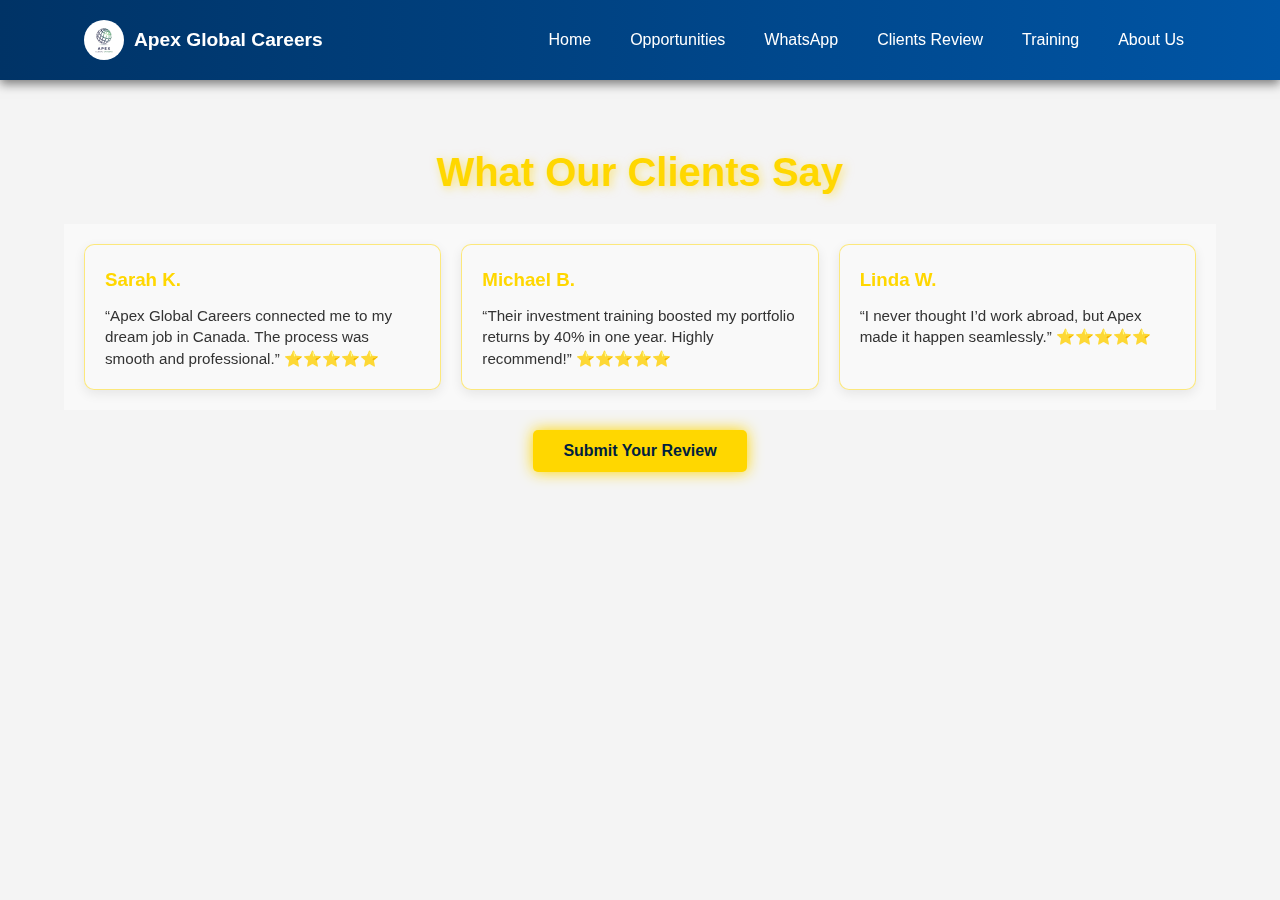
<file: clients-review.html>
<!DOCTYPE html>
<html lang="en">
<head>
  <meta charset="UTF-8" />
  <meta name="viewport" content="width=device-width, initial-scale=1.0" />
  <title>Client Reviews - Apex Global Careers</title>
  <link rel="icon" type="image/x-icon" href="logo.png" />
  <link rel="stylesheet" href="style.css">
  
</head>
<body>
    <!-- Navbar -->
  <header>
    <nav class="navbar">
      <div class="logo">
        <img src="apex.jfif" alt="Apex Global Careers Logo">
        <span>Apex Global Careers</span>
      </div>
      <ul class="nav-links">
        <li><a href="index.html">Home</a></li>
        <li><a href="invest.html">Opportunities</a></li>
        <li><a href="whatsapp.html">WhatsApp</a></li>
        <li><a href="clients-review.html">Clients Review</a></li>
        <li><a href="trading-classes.html">Training</a></li>
        <li><a href="about-us.html">About Us</a></li>
      </ul>
    </nav>
  </header>


  <h1>What Our Clients Say</h1>

  <div class="reviews">
    <div class="review-card">
      <h3>Sarah K.</h3>
      <p>“Apex Global Careers connected me to my dream job in Canada. The process was smooth and professional.” ⭐⭐⭐⭐⭐</p>
    </div>
    <div class="review-card">
      <h3>Michael B.</h3>
      <p>“Their investment training boosted my portfolio returns by 40% in one year. Highly recommend!” ⭐⭐⭐⭐⭐</p>
    </div>
    <div class="review-card">
      <h3>Linda W.</h3>
      <p>“I never thought I’d work abroad, but Apex made it happen seamlessly.” ⭐⭐⭐⭐⭐</p>
    </div>
  </div>

  <button class="btn" id="openModal">Submit Your Review</button>

  <!-- Modal -->
  <div class="modal" id="reviewModal">
    <div class="modal-content">
      <span class="close-btn" id="closeModal">X</span>
      <h2>Submit Your Review</h2>
      <input type="text" placeholder="Your Name" required>
      <textarea placeholder="Your Review" rows="4" required></textarea>
      <select>
        <option>⭐⭐⭐⭐⭐</option>
        <option>⭐⭐⭐⭐</option>
        <option>⭐⭐⭐</option>
        <option>⭐⭐</option>
        <option>⭐</option>
      </select>
      <button class="btn">Send Review</button>
    </div>
  </div>

  <script>
    const modal = document.getElementById("reviewModal");
    const openBtn = document.getElementById("openModal");
    const closeBtn = document.getElementById("closeModal");

    openBtn.onclick = () => modal.style.display = "flex";
    closeBtn.onclick = () => modal.style.display = "none";
    window.onclick = (e) => { if (e.target === modal) modal.style.display = "none"; }
  </script>

</body>
</html>
</file>
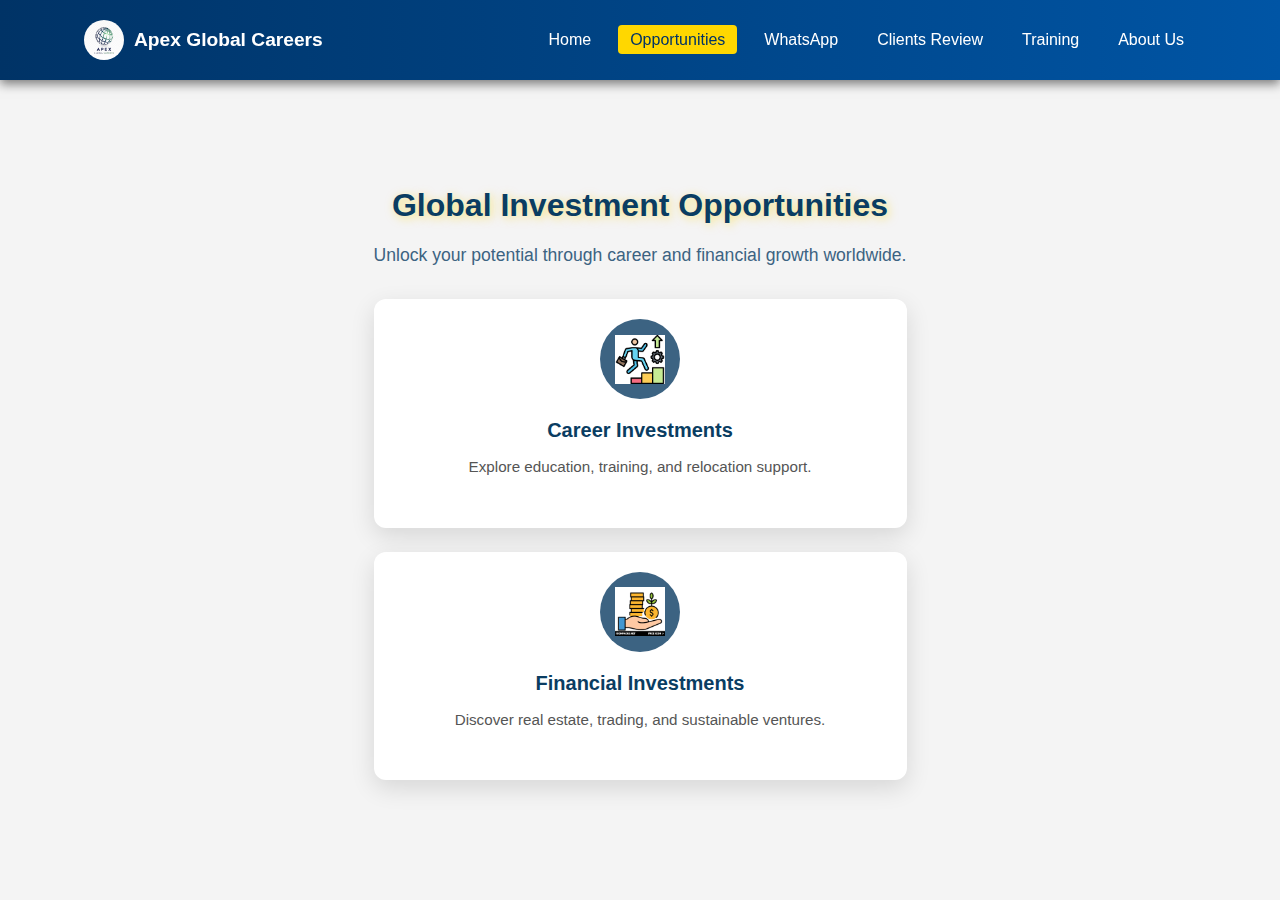
<file: invest.html>
<!DOCTYPE html>
<html lang="en">
<head>
  <meta charset="UTF-8" />
  <meta name="viewport" content="width=device-width, initial-scale=1.0" />
  <title>Global Investment Opportunities - Apex Global Careers</title>
  <link rel="icon" type="image/png" href="apexi.png">

  <!-- Google Fonts -->
  <link href="https://fonts.googleapis.com/css2?family=Poppins:wght@400;700&display=swap" rel="stylesheet">

  <!-- CSS -->
  <link rel="stylesheet" href="style.css">
</head>
<body>

<header>
  <nav class="navbar">
    <div class="logo">
      <img src="apexi.png" alt="Apex Global Careers Logo">
      <span>Apex Global Careers</span>
    </div>
    <ul class="nav-links">
      <li><a href="index.html">Home</a></li>
      <li><a href="opportunities.html" class="active">Opportunities</a></li>
      <li><a href="whatsapp.html">WhatsApp</a></li>
      <li><a href="clients-review.html">Clients Review</a></li>
      <li><a href="trading-classes.html">Training</a></li>
      <li><a href="about-us.html">About Us</a></li>
    </ul>
  </nav>
</header>

<section class="investment-section">
  <h1>Global Investment Opportunities</h1>
  <p>Unlock your potential through career and financial growth worldwide.</p>

  <div class="investment-grid">
  <div class="investment-card" onclick="openModal('career')">
    <div class="icon-circle">
      <img src="career.png" alt="Career Icon">
    </div>
    <h2>Career Investments</h2>
    <p>Explore education, training, and relocation support.</p>
  </div>
  
  <div class="investment-card" onclick="openModal('financial')">
    <div class="icon-circle">
      <img src="financial.png" alt="Finance Icon">
    </div>
    <h2>Financial Investments</h2>
    <p>Discover real estate, trading, and sustainable ventures.</p>
  </div>
</div>

    </div>
  </div>
</section>

<!-- Modal -->
<div id="opportunityModal" class="modal">
  <div class="modal-content">
    <span class="close" onclick="closeModal()">&times;</span>
    <h2 id="modalTitle"></h2>
    <ul id="modalList"></ul>
  </div>
</div>

<!-- JS Inline -->
<script>
const data = {
  career: {
    title: "Career Investments",
    items: [
      { text: "Education abroad (universities, certifications)", link: "#" },
      { text: "Professional training packages", link: "#" },
      { text: "Relocation support & consultancy", link: "#" },
      { text: "Student loan & scholarship info", link: "#" },
      { text: "Global job placement programs", link: "#" }
    ]
  },
  financial: {
    title: "Financial Investments",
    items: [
      { text: "Real estate in stable global markets", link: "#" },
      { text: "Safe trading & portfolio diversification", link: "#" },
      { text: "Partner businesses & ventures abroad", link: "#" },
      { text: "Advisory services for sustainable wealth growth", link: "#" },
      { text: "International tax & legal consultancy", link: "#" }
    ]
  }
};

function openModal(type) {
  const modal = document.getElementById("opportunityModal");
  document.getElementById("modalTitle").textContent = data[type].title;
  const list = document.getElementById("modalList");
  list.innerHTML = "";

  data[type].items.forEach((item, index) => {
    const li = document.createElement("li");
    li.textContent = item.text;
    li.onclick = () => window.location.href = item.link;
    li.style.opacity = "0";
    li.style.transform = "translateY(15px)";
    list.appendChild(li);

    setTimeout(() => {
      li.style.opacity = "1";
      li.style.transform = "translateY(0)";
      li.style.transition = "opacity 0.5s ease, transform 0.5s ease";
    }, index * 200);
  });

  modal.style.display = "flex";
}

function closeModal() {
  document.getElementById("opportunityModal").style.display = "none";
}
</script>

</body>
</html>
</file>
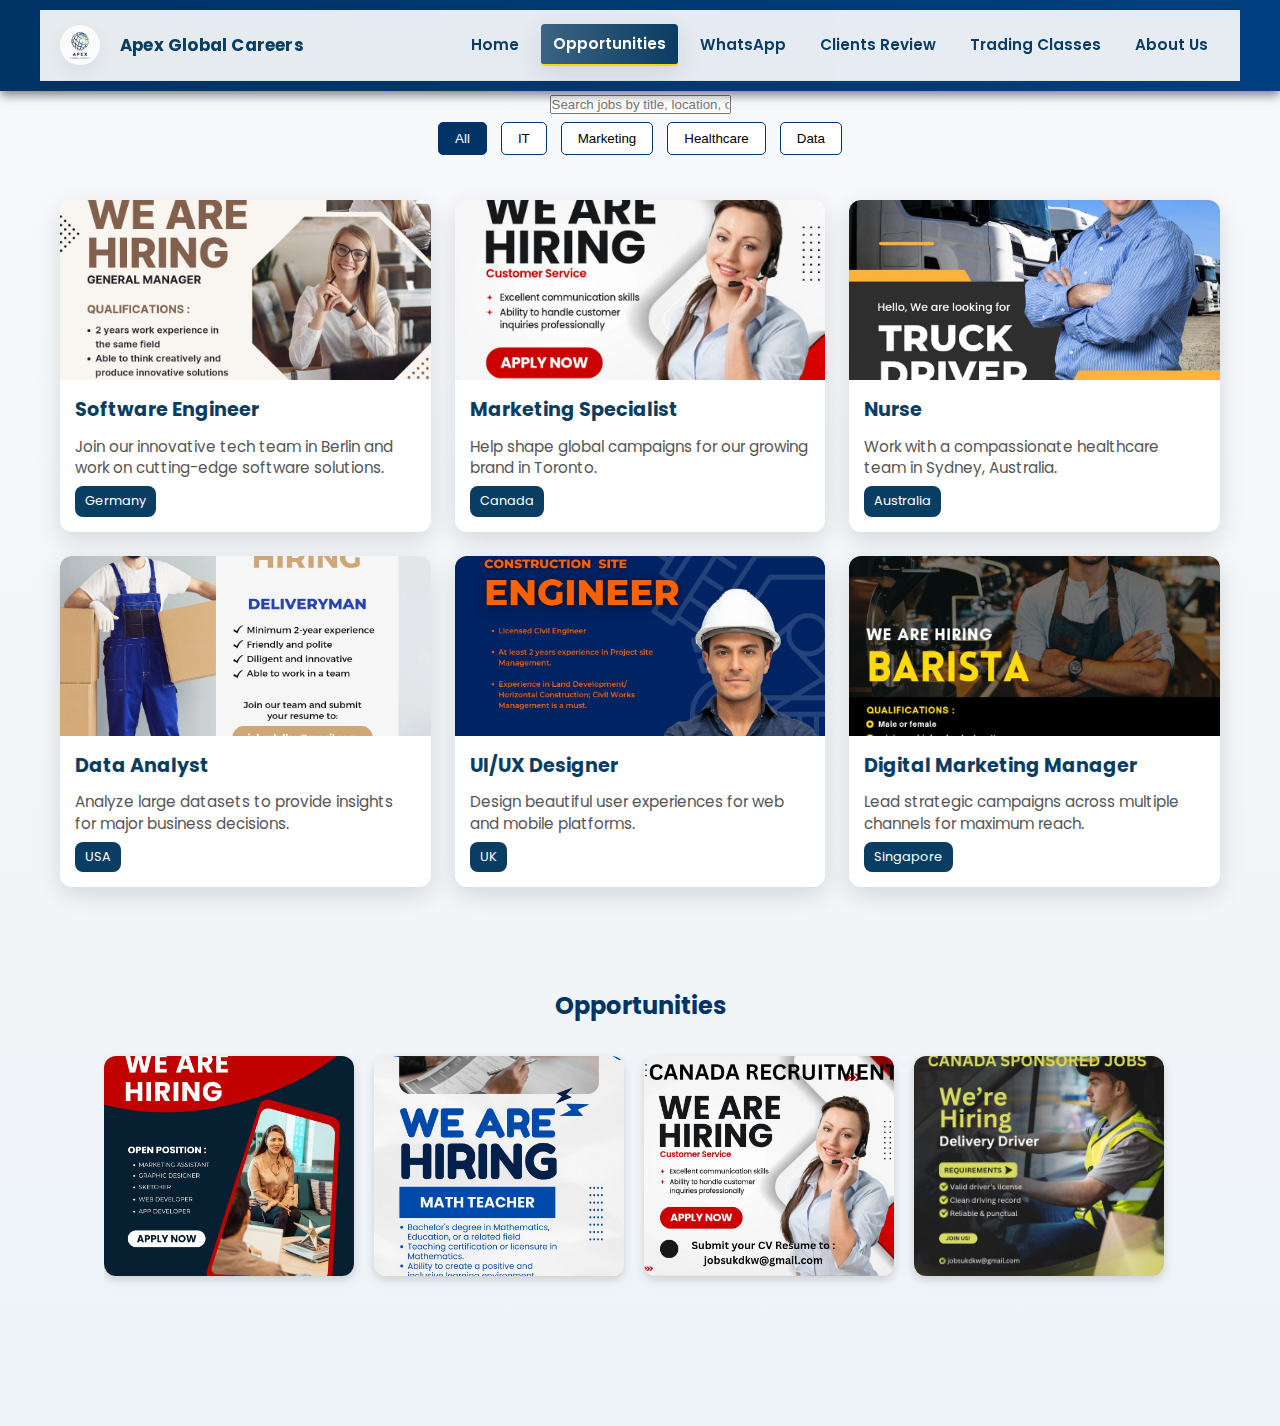
<file: opportunities.html>
<!DOCTYPE html>
<html lang="en">
<head>
  <meta charset="UTF-8" />
  <meta name="viewport" content="width=device-width, initial-scale=1.0" />
  <title>Global Investment Opportunities - Apex Global Careers</title>
  <link rel="icon" type="image/png" href="apexi.png">

  <!-- Google Fonts -->
  <link href="https://fonts.googleapis.com/css2?family=Poppins:wght@400;700&display=swap" rel="stylesheet">

  <!-- Your global CSS -->
  <link rel="stylesheet" href="style.css">
  <!-- Page-specific overrides/additions -->
  <link rel="stylesheet" href="oppor.css">
</head>
<body>

<header>
  <nav class="navbar">
    <div class="logo">
      <img src="apexi.png" alt="Apex Global Careers Logo">
      <span>Apex Global Careers</span>
    </div>
    <ul class="nav-links">
      <li><a href="index.html">Home</a></li>
      <li><a href="opportunities.html" class="active">Opportunities</a></li>
      <li><a href="whatsapp.html">WhatsApp</a></li>
      <li><a href="clients-review.html">Clients Review</a></li>
      <li><a href="trading-classes.html">Trading Classes</a></li>
      <li><a href="about-us.html">About Us</a></li>
    </ul>
  </nav>
</header>

<!-- Search -->
<div class="search-container">
  <input type="text" id="search" placeholder="Search jobs by title, location, or company...">
</div>

<!-- Category Filters -->
<div class="filter-container">
  <button class="filter-btn active" data-category="all">All</button>
  <button class="filter-btn" data-category="IT">IT</button>
  <button class="filter-btn" data-category="Marketing">Marketing</button>
  <button class="filter-btn" data-category="Healthcare">Healthcare</button>
  <button class="filter-btn" data-category="Data">Data</button>
</div>

<!-- Jobs Grid (with your local images) -->
<div class="jobs-grid" id="jobsGrid">
  <div class="job-card" data-title="Software Engineer" data-location="Germany" data-company="TechCorp" data-category="IT">
    <div class="job-image"><img src="job3.jfif" alt="Software Engineer"></div>
    <div class="job-content">
      <h3>Software Engineer</h3>
      <p>Join our innovative tech team in Berlin and work on cutting-edge software solutions.</p>
      <span class="tag">Germany</span>
    </div>
  </div>

  <div class="job-card" data-title="Marketing Specialist" data-location="Canada" data-company="MarketX" data-category="Marketing">
    <div class="job-image"><img src="job9.jfif" alt="Marketing Specialist"></div>
    <div class="job-content">
      <h3>Marketing Specialist</h3>
      <p>Help shape global campaigns for our growing brand in Toronto.</p>
      <span class="tag">Canada</span>
    </div>
  </div>

  <div class="job-card" data-title="Nurse" data-location="Australia" data-company="HealthFirst" data-category="Healthcare">
    <div class="job-image"><img src="job13.jfif" alt="Nurse"></div>
    <div class="job-content">
      <h3>Nurse</h3>
      <p>Work with a compassionate healthcare team in Sydney, Australia.</p>
      <span class="tag">Australia</span>
    </div>
  </div>

  <div class="job-card" data-title="Data Analyst" data-location="USA" data-company="DataWise" data-category="Data">
    <div class="job-image"><img src="job12.jfif" alt="Data Analyst"></div>
    <div class="job-content">
      <h3>Data Analyst</h3>
      <p>Analyze large datasets to provide insights for major business decisions.</p>
      <span class="tag">USA</span>
    </div>
  </div>

  <div class="job-card" data-title="UI/UX Designer" data-location="UK" data-company="DesignPro" data-category="IT">
    <div class="job-image"><img src="job15.jfif" alt="UI/UX Designer"></div>
    <div class="job-content">
      <h3>UI/UX Designer</h3>
      <p>Design beautiful user experiences for web and mobile platforms.</p>
      <span class="tag">UK</span>
    </div>
  </div>

  <div class="job-card" data-title="Digital Marketing Manager" data-location="Singapore" data-company="AdSmart" data-category="Marketing">
    <div class="job-image"><img src="job14.jfif" alt="Digital Marketing Manager"></div>
    <div class="job-content">
      <h3>Digital Marketing Manager</h3>
      <p>Lead strategic campaigns across multiple channels for maximum reach.</p>
      <span class="tag">Singapore</span>
    </div>
  </div>
</div>

<!-- New Auto-Sliding Job Image Grid -->
<section class="jobs-section">
  <h2>Opportunities</h2>
  <div class="job-grid" id="jobSlider">
    <div class="job-card"><img src="job6.jfif" alt="Job 7"></div>
    <div class="job-card"><img src="job8.jfif" alt="Job 8"></div>
    <div class="job-card"><img src="job9.jfif" alt="Job 9"></div>
    <div class="job-card"><img src="job10.jfif" alt="Job 10"></div>
    <div class="job-card"><img src="job11.jfif" alt="Job 11"></div>
    <div class="job-card"><img src="job12.jfif" alt="Job 12"></div>
  </div>
</section>

<!-- Pagination -->
<div class="pagination" id="pagination"></div>

<!-- Scripts -->
<script src="script.js"></script>
<script>
  // Auto-scroll slider
  const slider = document.getElementById('jobSlider');
  let scrollAmount = 0;

  function autoSlide() {
    if (scrollAmount >= slider.scrollWidth - slider.clientWidth) {
      scrollAmount = 0; // Reset to start
    } else {
      scrollAmount += 1; // Adjust speed (px per step)
    }
    slider.scrollTo({
      left: scrollAmount,
      behavior: 'smooth'
    });
  }

  setInterval(autoSlide, 30); // Adjust speed (lower = faster)
</script>
</body>
</html>
</file>
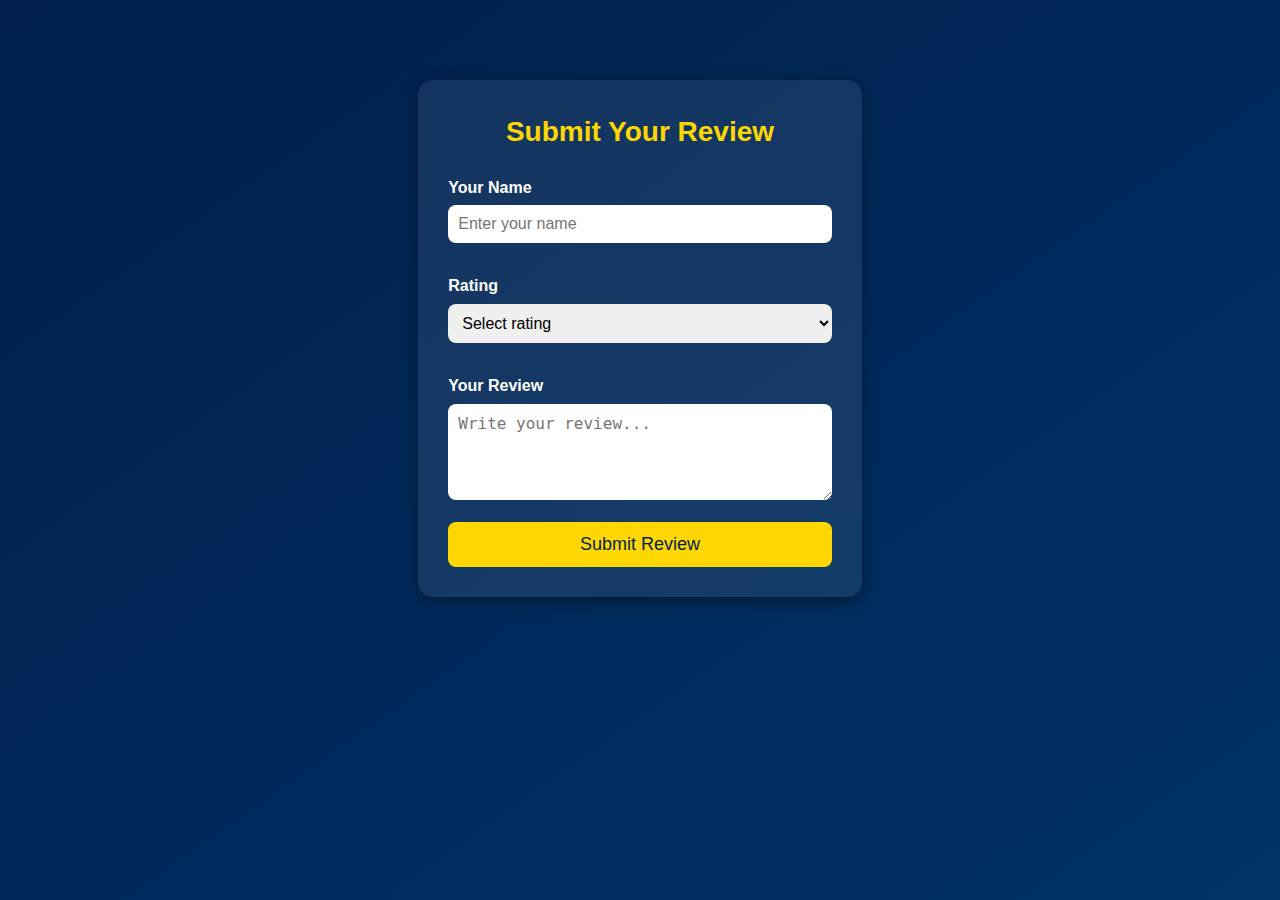
<file: submit-reforms.html>
<!DOCTYPE html>
<html lang="en">
<head>
  <meta charset="UTF-8" />
  <meta name="viewport" content="width=device-width, initial-scale=1.0" />
  <title>Submit Review - Apex Global Careers</title>
  <link rel="icon" type="image/png" href="logo.png">
  <link rel="stylesheet" href="style.css">
  <style>
    body {
      font-family: 'Poppins', sans-serif;
      background: linear-gradient(to bottom right, #001f4d, #003366);
      color: white;
      margin: 0;
      padding: 0;
    }
    .review-container {
      max-width: 600px;
      margin: 80px auto;
      background: rgba(255, 255, 255, 0.08);
      padding: 30px;
      border-radius: 15px;
      box-shadow: 0 4px 15px rgba(0,0,0,0.4);
      animation: fadeIn 1s ease-in-out;
    }
    .review-container h2 {
      text-align: center;
      margin-bottom: 20px;
      font-size: 28px;
      color: gold;
    }
    label {
      font-weight: bold;
      display: block;
      margin: 15px 0 5px;
    }
    input, textarea, select {
      width: 100%;
      padding: 10px;
      border: none;
      border-radius: 8px;
      margin-bottom: 15px;
      font-size: 16px;
    }
    button {
      width: 100%;
      background: gold;
      color: #001f4d;
      padding: 12px;
      border: none;
      border-radius: 8px;
      font-size: 18px;
      cursor: pointer;
      transition: 0.3s;
    }
    button:hover {
      background: #ffcc00;
    }
    @keyframes fadeIn {
      from { opacity: 0; transform: translateY(-20px); }
      to { opacity: 1; transform: translateY(0); }
    }
  </style>
</head>
<body>

  <div class="review-container">
    <h2>Submit Your Review</h2>
    <form action="https://formspree.io/f/yourFormID" method="POST">
      <label for="name">Your Name</label>
      <input type="text" name="name" id="name" placeholder="Enter your name" required>

      <label for="rating">Rating</label>
      <select name="rating" id="rating" required>
        <option value="">Select rating</option>
        <option>⭐⭐⭐⭐⭐ - Excellent</option>
        <option>⭐⭐⭐⭐ - Very Good</option>
        <option>⭐⭐⭐ - Good</option>
        <option>⭐⭐ - Fair</option>
        <option>⭐ - Poor</option>
      </select>

      <label for="review">Your Review</label>
      <textarea name="review" id="review" rows="4" placeholder="Write your review..." required></textarea>

      <button type="submit">Submit Review</button>
    </form>
  </div>

</body>
</html>
</file>
<file: style.css>
/* --- Job Search Section --- */
.job-search {
  text-align: center;
  padding: 60px 20px;
  background: #f8f9fa;
}
.job-search h2 {
  margin-bottom: 20px;
  font-size: 28px;
}
.search-box {
  display: flex;
  justify-content: center;
  gap: 10px;
  margin-bottom: 20px;
}
.search-box input {
  padding: 10px;
  width: 300px;
  border: 1px solid #ddd;
  border-radius: 5px;
}
.search-box .btn {
  padding: 10px 20px;
  background: #003366;
  color: #fff;
  border: none;
  border-radius: 5px;
  cursor: pointer;
}
.filters {
  margin-top: 10px;
}
.filter-btn {
  padding: 8px 16px;
  margin: 5px;
  border: 1px solid #003366;
  border-radius: 5px;
  background: #fff;
  cursor: pointer;
}
.filter-btn.active {
  background: #003366;
  color: #fff;
}

/* --- Visa Info Section --- */
.visa-info {
  padding: 60px 20px;
  text-align: center;
}
.visa-grid {
  display: grid;
  grid-template-columns: repeat(auto-fit, minmax(250px, 1fr));
  gap: 20px;
  margin-top: 30px;
}
.visa-card {
  padding: 20px;
  border: 1px solid #eee;
  border-radius: 10px;
  background: #fff;
  transition: 0.3s;
}
.visa-card:hover {
  box-shadow: 0 4px 12px rgba(0,0,0,0.1);
}
.visa-card a {
  display: inline-block;
  margin-top: 10px;
  color: #003366;
  font-weight: bold;
}

/* --- Cost of Living Section --- */
.cost-of-living {
  background: #f8f9fa;
  padding: 60px 20px;
  text-align: center;
}
.cost-grid {
  display: grid;
  grid-template-columns: repeat(auto-fit, minmax(250px, 1fr));
  gap: 20px;
  margin-top: 30px;
}
.cost-card {
  background: #fff;
  padding: 20px;
  border-radius: 10px;
  border: 1px solid #eee;
  transition: 0.3s;
}
.cost-card:hover {
  transform: translateY(-5px);
  box-shadow: 0 4px 12px rgba(0,0,0,0.1);
}
.cost-card h3 {
  margin-bottom: 10px;
}

/* --- Success Stories --- */
.success-stories {
  padding: 60px 20px;
  text-align: center;
}
.stories-grid {
  display: grid;
  grid-template-columns: repeat(auto-fit, minmax(250px, 1fr));
  gap: 20px;
  margin-top: 30px;
}
.story-card {
  background: #fff;
  border: 1px solid #eee;
  padding: 20px;
  border-radius: 10px;
  font-style: italic;
  transition: 0.3s;
}
.story-card:hover {
  background: #003366;
  color: #fff;
}

/* --- Newsletter --- */
.newsletter {
  background: #003366;
  color: #fff;
  text-align: center;
  padding: 60px 20px;
}
.newsletter form {
  margin-top: 20px;
}
.newsletter input {
  padding: 10px;
  width: 250px;
  border: none;
  border-radius: 5px;
}
.newsletter button {
  padding: 10px 20px;
  margin-left: 10px;
  background: #fff;
  color: #003366;
  border: none;
  border-radius: 5px;
  cursor: pointer;
}

/* --- Footer --- */
footer {
  background: #222;
  color: #ccc;
  text-align: center;
  padding: 20px;
}
footer a {
  color: #fff;
  text-decoration: none;
}
footer a:hover {
  text-decoration: underline;
}
body {
  font-family: Arial, sans-serif;
  margin: 0;
  padding: 0;
}

.opportunities {
  text-align: center;
  padding: 40px 20px;
  background: #f4f6f9;
}

.opportunities h2 {
  font-size: 28px;
  margin-bottom: 20px;
}

.job-grid {
  display: grid;
  grid-auto-flow: column;      /* makes items flow horizontally */
  grid-auto-columns: 250px;    /* each card fixed width */
  gap: 20px;
  overflow-x: auto;            /* scroll horizontally */
  overflow-y: hidden;
  padding: 10px;
   max-width: 100%;
  height: 300px;               /* lock section height */
  scroll-snap-type: x mandatory;
}

.job-grid::-webkit-scrollbar {
  display: none; /* hide scrollbar in Chrome/Safari */
}
.jobs-section {
  margin: 40px auto;
  padding: 20px;
  max-width: 90%;
}

.jobs-section h2 {
  text-align: center;
  margin-bottom: 20px;
}

/* Job Cards Grid */
.jobs-grid, 
.job-grid {
  display: grid;
  grid-template-columns: repeat(auto-fit, minmax(250px, 1fr));
  gap: 20px;
  margin: 20px;
}

/* Job Card Styling */
.job-card {
  background: #fff;
  border-radius: 12px;
  box-shadow: 0 4px 10px rgba(0,0,0,0.15);
  overflow: hidden;
  transition: transform 0.3s ease;
  cursor: pointer;
}

.job-card:hover {
  transform: translateY(-5px);
}

/* Job Images */
.job-card img {
  width: 100%;
  height: 200px;   /* fixed height for uniform look */
  object-fit: cover; /* crops images nicely without stretching */
  display: block;
}

/* Job Content */
.job-content {
  padding: 15px;
  font-family: 'Poppins', sans-serif;
}

.job-content h3 {
  margin: 0 0 10px;
  font-size: 18px;
  font-weight: 700;
}

.job-content p {
  font-size: 14px;
  color: #555;
  margin-bottom: 10px;
}

.tag {
  display: inline-block;
  background: #0073e6;
  color: #fff;
  padding: 5px 10px;
  border-radius: 20px;
  font-size: 12px;
}
/* Auto-sliding Job Grid (Carousel) */
.jobs-section {
  margin: 40px 20px;
}

.jobs-section h2 {
  font-size: 24px;
  font-weight: 700;
  margin-bottom: 20px;
  text-align: center;
  font-family: 'Poppins', sans-serif;
}

/* Carousel Job Cards */
#jobSlider {
  display: flex;
  gap: 20px;
  overflow-x: auto;
  scroll-behavior: smooth;
  padding: 10px 0;
  scrollbar-width: none; /* hide scrollbar Firefox */
}
#jobSlider::-webkit-scrollbar {
  display: none; /* hide scrollbar Chrome/Safari/Edge */
}

#jobSlider .job-card {
  flex: 0 0 250px;      /* fixed card width */
  height: 220px;        /* fixed card height */
  border-radius: 12px;
  overflow: hidden;
  background: #fff;
  box-shadow: 0 4px 10px rgba(0,0,0,0.15);
  transition: transform 0.3s ease;
}

#jobSlider .job-card:hover {
  transform: translateY(-5px);
}
/* Hero Section with Background */
.hero {
  /* fallback first */
  background: url('apex11.jpg') no-repeat center center/cover;

  /* modern browser will override with AVIF */
  background: url('apex11.avif') no-repeat center center/cover;

  height: 100vh;
  display: flex;
  justify-content: center;
  align-items: center;
  text-align: center;
  color: #fff;
  position: relative;
  overflow: hidden;
}

/* overlay for better text visibility */
.hero::before {
  content: "";
  position: absolute;
  top: 0;
  left: 0;
  width: 100%;
  height: 100%;
  background: rgba(0, 0, 0, 0.55); /* dark transparent layer */
  z-index: 1;
}

.hero-content {
  position: relative;
  z-index: 2; /* keep text above overlay */
}

.hero-content {
  position: relative;
  z-index: 2;
  max-width: 800px;
  padding: 20px;
}

/* Image inside card */
#jobSlider .job-card img {
  width: 100%;
  height: 100%;
  object-fit: cover;   /* ensures image fills card without stretching */
  display: block;
}

/* Fixed height container with scrollable grid */
.job-grid {
  display: grid;
  grid-auto-flow: column;      /* makes items flow horizontally */
  grid-auto-columns: 250px;    /* each card fixed width */
  gap: 20px;
  overflow-x: auto;            /* scroll horizontally */
  overflow-y: hidden;
  padding: 10px;

  /* make only this grid scroll */
  max-width: 100%;
  height: 300px;               /* lock section height */
  scroll-snap-type: x mandatory; /* smooth snap scrolling */
}

.job-card {
  background: #f5f5f5;
  border-radius: 12px;
  overflow: hidden;
  box-shadow: 0 2px 6px rgba(0,0,0,0.15);
  scroll-snap-align: start;
}

.job-card img {
  width: 100%;
  height: 100%;
  object-fit: cover;
}


.job-slide {
  min-width: 250px;
  height: 180px;
  flex-shrink: 0;
  border-radius: 12px;
  overflow: hidden;
  box-shadow: 0 4px 8px rgba(0,0,0,0.15);
  background: #fff;
}

.job-slide img {
  width: 100%;
  height: 100%;
  object-fit: cover;
}
/* Horizontal auto-sliding grid */
.job-slider {
  display: flex;
  gap: 1rem;
  overflow-x: auto;
  scroll-behavior: smooth;
  scrollbar-width: none; /* Firefox */
  -ms-overflow-style: none;  /* IE/Edge */
}
.job-slider::-webkit-scrollbar {
  display: none; /* Chrome/Safari */
}

.job-slide {
  flex: 0 0 auto;
  width: 250px;
  border-radius: 10px;
  overflow: hidden;
  box-shadow: 0 2px 6px rgba(0,0,0,0.2);
}

.job-slide img {
  width: 100%;
  height: 160px;
  object-fit: cover;
  display: block;
}

* {
  margin: 0;
  padding: 0;
  box-sizing: border-box;
}

html {
  scroll-behavior: smooth;
}

body {
  font-family: 'Poppins', sans-serif;
  color: white;
  background: #f0f0f0;
}

header {
  background: rgba(0, 0, 50, 0.85);
  position: fixed;
  top: 0;
  width: 100%;
  z-index: 1000;
  padding: 10px 5%;
  backdrop-filter: blur(6px);
  box-shadow: 0 4px 10px rgba(0,0,0,0.5);
  animation: fadeDown 1s ease-in-out;
}

.navbar {
  display: flex;
  justify-content: space-between;
  align-items: center;
}

.logo {
  display: flex;
  align-items: center;
  gap: 10px;
}

.logo img {
  height: 40px;
}

.logo span {
  font-weight: 700;
  font-size: 1.2rem;
}

.nav-links {
  list-style: none;
  display: flex;
  gap: 20px;
}

.nav-links li a {
  color: white;
  text-decoration: none;
  font-weight: 500;
  position: relative;
  transition: all 0.3s ease;
}

.nav-links li a::after {
  content: "";
  position: absolute;
  width: 0%;
  height: 2px;
  left: 0;
  bottom: -5px;
  background: gold;
  transition: width 0.3s ease;
}

.nav-links li a:hover {
  color: gold;
  text-shadow: 0 0 10px gold;
}

.nav-links li a:hover::after {
  width: 100%;
}

/* Hero Section (only on index.html) */
.hero {
  background: url('bg.jpg') center/cover no-repeat;
  height: 100vh;
  display: flex;
  align-items: center;
  justify-content: center;
  text-align: center;
  padding: 0 20px;
  animation: fadeIn 2s ease-in-out;
}

.hero-content {
  background: rgba(0,0,50,0.6);
  padding: 30px;
  border-radius: 10px;
  animation: slideUp 1.5s ease;
}

.hero-content h1 {
  font-size: 2.5rem;
  margin-bottom: 10px;
  min-height: 60px;
}

.hero-content p {
  font-size: 1.2rem;
  margin-bottom: 20px;
}

.btn {
  background: gold;
  color: black;
  padding: 10px 20px;
  text-decoration: none;
  font-weight: 600;
  border-radius: 5px;
  transition: 0.3s;
  box-shadow: 0 0 15px gold;
}

.btn:hover {
  background: white;
  box-shadow: 0 0 25px gold;
}

/* Page Content (for other pages) */
.page-content {
  padding: 120px 5% 40px;
  color: black;
}

.page-content h1 {
  font-size: 2rem;
  margin-bottom: 20px;
  color: #002060;
}

.page-content p {
  font-size: 1rem;
  line-height: 1.6;
}

/* Animations */
@keyframes fadeDown {
  from { transform: translateY(-50px); opacity: 0; }
  to { transform: translateY(0); opacity: 1; }
}

@keyframes fadeIn {
  from { opacity: 0; }
  to { opacity: 1; }
}

@keyframes slideUp {
  from { transform: translateY(50px); opacity: 0; }
  to { transform: translateY(0); opacity: 1; }
}
body, html {
  margin: 0;
  padding: 0;
  font-family: 'Poppins', sans-serif;
}

/* Welcome Overlay */
.welcome-overlay {
  position: fixed;
  top: 0;
  left: 0;
  width: 100%;
  height: 100vh;
  display: flex;
  flex-direction: column;
  justify-content: center;
  align-items: center;
  background: linear-gradient(rgba(0, 43, 128, 0.85), rgba(0, 43, 128, 0.85)),
              url('global-bg.jpg') center/cover no-repeat;
  color: white;
  text-align: center;
  z-index: 9999;
  animation: fadeOut 1s ease-in-out 5s forwards;
}

.welcome-overlay h2 {
  font-size: 2.5rem;
  margin-bottom: 20px;
}

.welcome-overlay p {
  max-width: 800px;
  font-size: 1.2rem;
  line-height: 1.6;
  color: #f0f0f0;
}

/* Animations */
@keyframes fadeOut {
  from {opacity: 1;}
  to {opacity: 0; visibility: hidden;}
}
/* Clients Review Page */
.reviews {
  padding: 60px 20px;
  text-align: center;
  background: #f9f9f9;
}

.reviews h1 {
  font-size: 2.5rem;
  margin-bottom: 10px;
  color: #002b80;
}

.reviews .subtitle {
  font-size: 1.1rem;
  color: #666;
  margin-bottom: 40px;
}

.review-grid {
  display: grid;
  grid-template-columns: repeat(auto-fit, minmax(280px, 1fr));
  gap: 25px;
  max-width: 1100px;
  margin: 0 auto;
}

.review-card {
  background: white;
  padding: 25px;
  border-radius: 12px;
  box-shadow: 0 4px 12px rgba(0,0,0,0.08);
  text-align: left;
  transition: transform 0.3s ease;
}

.review-card:hover {
  transform: translateY(-5px);
}

.review-text {
  font-size: 1rem;
  line-height: 1.6;
  color: #333;
  margin-bottom: 15px;
}

.review-rating {
  color: #FFD700;
  margin-bottom: 10px;
}

.review-author {
  font-style: italic;
  color: #555;
  font-size: 0.9rem;
}

/* Call to Action after reviews */
.cta-review {
  margin-top: 50px;
}

.cta-review h2 {
  font-size: 1.5rem;
  margin-bottom: 15px;
}

.cta-review .btn {
  background: #002b80;
  color: white;
  padding: 12px 24px;
  border-radius: 8px;
  text-decoration: none;
  transition: background 0.3s ease;
}

.cta-review .btn:hover {
  background: #001a4d;
}
/* ABOUT PAGE MAIN CONTENT */
main.about {
  background: linear-gradient(to bottom, #001f3f, #003366);
  color: white;
  padding: 40px 10%;
  font-family: Arial, sans-serif;
  line-height: 1.8;
}

main.about h1 {
  color: gold;
  font-size: 2.5rem;
  text-align: center;
  margin-bottom: 20px;
  text-transform: uppercase;
  letter-spacing: 2px;
  border-bottom: 2px solid gold;
  display: inline-block;
  padding-bottom: 5px;
}

.about-content {
  background: rgba(255, 255, 255, 0.05);
  padding: 20px;
  border-radius: 10px;
  margin-bottom: 40px;
  box-shadow: 0 4px 15px rgba(0, 0, 0, 0.3);
}

.about-content p {
  font-size: 1.1rem;
}

/* TEAM SECTION */
.team-section {
  text-align: center;
}

.team-grid {
  display: grid;
  grid-template-columns: repeat(auto-fit, minmax(250px, 1fr));
  gap: 20px;
  margin-top: 20px;
}

.team-card {
  background: rgba(255, 255, 255, 0.05);
  padding: 20px;
  border-radius: 10px;
  transition: transform 0.3s ease, box-shadow 0.3s ease;
}

.team-card:hover {
  transform: translateY(-8px);
  box-shadow: 0 8px 20px rgba(255, 215, 0, 0.3);
}

.team-card img {
  width: 100px;
  height: 100px;
  border-radius: 50%;
  border: 3px solid gold;
  margin-bottom: 10px;
}

.team-card h3 {
  color: gold;
  font-size: 1.3rem;
  margin-bottom: 5px;
}

.team-card p {
  font-size: 0.95rem;
  color: #ddd;
}
/* ====== Global Body Styling ====== */
body {
  margin: 0;
  font-family: Arial, sans-serif;
  
  color: white;
  min-height: 100vh;
  display: flex;
  flex-direction: column;
  align-items: center;
}

/* ====== Heading ====== */
h1 {
  margin-top: 60px;
  font-size: 2.5rem;
  color: gold;
  text-shadow: 2px 2px 10px rgba(255, 215, 0, 0.5);
  animation: fadeIn 1.5s ease-in-out;
}

/* ====== Review Cards ====== */
.reviews {
  display: grid;
  grid-template-columns: repeat(auto-fit, minmax(280px, 1fr));
  gap: 20px;
  padding: 20px;
  width: 90%;
  max-width: 1200px;
  margin-top: 20px;
}

.review-card {
  background: rgba(255, 255, 255, 0.05);
  padding: 20px;
  border-radius: 10px;
  border: 1px solid rgba(255, 215, 0, 0.5);
  backdrop-filter: blur(5px);
  transition: transform 0.3s, box-shadow 0.3s;
}

.review-card:hover {
  transform: translateY(-5px);
  box-shadow: 0 0 20px rgba(255, 215, 0, 0.6);
}

.review-card h3 {
  margin: 0;
  color: gold;
}

.review-card p {
  margin: 10px 0 0;
  font-size: 0.95rem;
  line-height: 1.4;
}

/* ====== Buttons ====== */
.btn {
  margin: 30px 0;
  padding: 12px 25px;
  background: gold;
  color: #001f3f;
  border: none;
  border-radius: 25px;
  font-size: 1rem;
  cursor: pointer;
  font-weight: bold;
  transition: 0.3s;
}

.btn:hover {
  background: #ffcc00;
  box-shadow: 0 0 15px gold;
}

/* ====== Modal ====== */
.modal {
  display: none;
  position: fixed;
  top: 0; left: 0;
  width: 100%; height: 100%;
  background: rgba(0,0,0,0.7);
  justify-content: center;
  align-items: center;
}

.modal-content {
  background: #00264d;
  padding: 25px;
  border-radius: 10px;
  width: 90%;
  max-width: 500px;
  color: white;
  animation: fadeIn 0.5s ease-in-out;
  border: 1px solid gold;
}

.modal-content h2 {
  color: gold;
}

.modal-content input, 
.modal-content textarea, 
.modal-content select {
  width: 100%;
  padding: 10px;
  margin: 10px 0;
  border-radius: 5px;
  border: none;
}

.close-btn {
  background: crimson;
  padding: 8px 15px;
  border-radius: 5px;
  color: white;
  cursor: pointer;
  float: right;
}

/* ====== Animation ====== */
@keyframes fadeIn {
  from { opacity: 0; transform: translateY(-10px); }
  to { opacity: 1; transform: translateY(0); }
}
/* General Reset */
body {
  margin: 0;
  font-family: 'Segoe UI', Tahoma, Geneva, Verdana, sans-serif;
  background-color: #f9f9f9;
  color: #222;
  line-height: 1.6;
}

/* Hero Section */
.hero {
  background: linear-gradient(to right, rgba(0, 31, 63, 0.8), rgba(0, 31, 63, 0.8)), 
              url('trading-bg.jpg') center/cover no-repeat;
  color: white;
  padding: 100px 20px;
  text-align: center;
}
.hero h1 {
  font-size: 3rem;
  color: gold;
  margin-bottom: 15px;
}
.hero p {
  font-size: 1.2rem;
  max-width: 700px;
  margin: auto;
}
.btn {
  display: inline-block;
  background: gold;
  color: #001f3f;
  padding: 12px 30px;
  margin-top: 20px;
  border-radius: 5px;
  text-decoration: none;
  font-weight: bold;
  transition: 0.3s ease;
}
.btn:hover {
  background: #ffd700;
  transform: scale(1.05);
}

/* Courses Section */
.courses {
  padding: 60px 20px;
  text-align: center;
}
.courses h2 {
  color: #001f3f;
  margin-bottom: 40px;
}
.course-grid {
  display: grid;
  grid-template-columns: repeat(auto-fit, minmax(280px, 1fr));
  gap: 25px;
  max-width: 1200px;
  margin: auto;
}
.course-card {
  background: white;
  padding: 25px;
  border-radius: 10px;
  box-shadow: 0 4px 10px rgba(0,0,0,0.1);
  transition: transform 0.3s ease;
}
.course-card h3 {
  color: gold;
  margin-bottom: 10px;
}
.course-card:hover {
  transform: translateY(-5px);
}

/* Benefits Section */
.benefits {
  background: #001f3f;
  color: white;
  padding: 60px 20px;
  text-align: center;
}
.benefits h2 {
  color: gold;
  margin-bottom: 30px;
}
.benefit-grid {
  display: grid;
  grid-template-columns: repeat(auto-fit, minmax(220px, 1fr));
  gap: 20px;
  max-width: 1000px;
  margin: auto;
}
.benefit-item {
  background: rgba(255, 255, 255, 0.1);
  padding: 20px;
  border-radius: 8px;
  font-size: 1.1rem;
}

/* CTA Section */
.cta {
  padding: 60px 20px;
  text-align: center;
  background: gold;
  color: #001f3f;
}
.cta h2 {
  font-size: 2rem;
  margin-bottom: 15px;
}
.cta p {
  font-size: 1.1rem;
  margin-bottom: 20px;
}

/* Responsive */
@media (max-width: 768px) {
  .hero h1 {
    font-size: 2.2rem;
  }
}
/* whatsapp.css */

/* Reset & Base Styles */
body {
  font-family: 'Segoe UI', Tahoma, Geneva, Verdana, sans-serif;
  margin: 0;
  padding: 0;
  background: #f4f4f4;
  color: #333;
}

/* Navbar */
header {
  background: linear-gradient(to right, #003366, #0055a5);
  position: sticky;
  top: 0;
  z-index: 1000;
}
.navbar {
  display: flex;
  justify-content: space-between;
  align-items: center;
  padding: 10px 20px;
}
.navbar .logo {
  display: flex;
  align-items: center;
  gap: 10px;
  color: white;
  font-size: 1.2rem;
  font-weight: bold;
}
.navbar .logo img {
  width: 40px;
  height: 40px;
  border-radius: 50%;
}
.nav-links {
  list-style: none;
  display: flex;
  gap: 15px;
}
.nav-links li a {
  color: white;
  text-decoration: none;
  padding: 6px 12px;
  transition: 0.3s;
}
.nav-links li a:hover,
.nav-links li a.active {
  background: gold;
  color: #003366;
  border-radius: 4px;
}

/* Main WhatsApp Page */
.whatsapp-page {
  max-width: 900px;
  margin: 50px auto;
  background: white;
  padding: 30px;
  border-radius: 12px;
  box-shadow: 0 4px 20px rgba(0,0,0,0.1);
  text-align: center;
}
.whatsapp-page h1 {
  color: #003366;
  font-size: 2rem;
  margin-bottom: 10px;
}
.whatsapp-page p {
  color: #555;
  margin-bottom: 30px;
}

/* WhatsApp Buttons */
.whatsapp-buttons {
  display: flex;
  flex-wrap: wrap;
  gap: 15px;
  justify-content: center;
  margin-bottom: 40px;
}
.wa-btn {
  display: inline-block;
  background: #25D366;
  color: white;
  padding: 12px 20px;
  border-radius: 30px;
  font-size: 1rem;
  text-decoration: none;
  font-weight: bold;
  transition: all 0.3s ease;
}
.wa-btn:hover {
  background: #1da851;
  transform: translateY(-3px);
}

/* QR Code Section */
.qr-section {
  margin-top: 30px;
}
.qr-section h2 {
  color: #003366;
  margin-bottom: 15px;
}
.qr-code {
  width: 150px;
  height: 150px;
  border: 3px solid #003366;
  padding: 5px;
  border-radius: 10px;
}

/* Floating WhatsApp Icon */
.floating-wa {
  position: fixed;
  bottom: 25px;
  right: 25px;
  background: #25D366;
  color: white;
  font-size: 1.8rem;
  padding: 14px;
  border-radius: 50%;
  text-decoration: none;
  box-shadow: 0 4px 10px rgba(0,0,0,0.3);
  transition: all 0.3s ease;
  z-index: 999;
}
.floating-wa:hover {
  background: #1da851;
  transform: scale(1.1);
}
/* Investment Opportunities Grid */
.investment-section {
  max-width: 1200px;
  margin: 40px auto;
  padding: 0 20px;
  text-align: center;
}

.investment-section h1 {
  font-size: 2rem;
  color: #0a3d62;
  margin-bottom: 10px;
}

.investment-section p {
  font-size: 1.1rem;
  color: #3c6382;
  margin-bottom: 30px;
}

.investment-grid {
  display: grid;
  grid-template-columns: repeat(auto-fit, minmax(280px, 1fr));
  gap: 24px;
}

.investment-card {
  background-color: #fff;
  border-radius: 12px;
  box-shadow: 0 8px 25px rgba(0,0,0,0.12);
  padding: 20px;
  transition: transform 0.3s ease, box-shadow 0.3s ease;
  cursor: pointer;
}

.investment-card:hover {
  transform: translateY(-8px);
  box-shadow: 0 16px 35px rgba(0,0,0,0.18);
}

.icon-circle {
  width: 80px;
  height: 80px;
  border-radius: 50%;
  background-color: #3c6382;
  display: flex;
  align-items: center;
  justify-content: center;
  margin: 0 auto 15px;
}

.icon-circle img {
  width: 50px;
  height: 50px;
  object-fit: contain;
}

.investment-card h2 {
  font-size: 1.25rem;
  margin-bottom: 10px;
  color: #0a3d62;
}

.investment-card p {
  font-size: 0.95rem;
  color: #555;
  line-height: 1.4;
}
/* Jobs Grid */
.jobs-grid {
  display: grid;
  grid-template-columns: repeat(auto-fit, minmax(280px, 1fr));
  gap: 24px;
  max-width: 1200px;
  margin: 40px auto;
  padding: 0 20px;
}

.job-card {
  background-color: #fff;
  border-radius: 12px;
  overflow: hidden;
  box-shadow: 0 8px 25px rgba(0,0,0,0.12);
  transition: transform 0.3s ease, box-shadow 0.3s ease;
  cursor: pointer;
}

.job-card:hover {
  transform: translateY(-8px);
  box-shadow: 0 16px 35px rgba(0,0,0,0.18);
}

.job-image {
  width: 100%;
  height: 180px;
  background-size: cover;
  background-position: center;
}

.job-content {
  padding: 15px;
}

.job-content h3 {
  font-size: 1.2rem;
  margin-bottom: 10px;
  color: #0a3d62;
}

.job-content p {
  font-size: 0.95rem;
  color: #555;
  line-height: 1.4;
  margin-bottom: 8px;
}

.job-content .tag {
  display: inline-block;
  background: #0a3d62;
  color: white;
  padding: 5px 10px;
  border-radius: 8px;
  font-size: 0.8rem;
}
</file>
<file: oppor.css>
/* Section shell */
.investment-section {
  position: relative;
  padding: 120px 5% 70px;
  overflow: hidden;
  color: #fff;
  background: linear-gradient(180deg, #001f3f 0%, #003366 60%, #00264d 100%);
}

/* General Styles */
body {
  font-family: 'Poppins', sans-serif;
  margin: 0;
  padding: 0;
  background: #f9f9f9;
  color: #333;
  line-height: 1.6;
}

/* Navbar */
header {
  background: linear-gradient(to right, #003366, #004080);
  padding: 10px 20px;
}

.navbar {
  display: flex;
  justify-content: space-between;
  align-items: center;
}

.navbar .logo {
  display: flex;
  align-items: center;
  color: #fff;
  font-weight: bold;
  font-size: 18px;
}

.navbar .logo img {
  height: 40px;
  margin-right: 10px;
}

.nav-links {
  list-style: none;
  display: flex;
  gap: 20px;
}

.nav-links li a {
  color: #fff;
  text-decoration: none;
  font-weight: 500;
}

.nav-links li a.active,
.nav-links li a:hover {
  border-bottom: 2px solid gold;
}

/* Section */
section {
  padding: 50px 20px;
}

h2 {
  text-align: center;
  margin-bottom: 30px;
  color: #003366;
}

/* Resource Cards Grid */
.resources-grid {
  display: grid;
  grid-template-columns: repeat(auto-fit, minmax(280px, 1fr));
  gap: 20px;
}

.resource-card {
  background: #fff;
  border-radius: 12px;
  overflow: hidden;
  box-shadow: 0 4px 12px rgba(0,0,0,0.1);
  transition: transform 0.2s;
}

.resource-card:hover {
  transform: translateY(-5px);
}

.resource-card img {
  width: 100%;
  height: 180px;
  object-fit: cover;
}

.resource-card h3 {
  margin: 15px;
  font-size: 18px;
  color: #004080;
}

.resource-card p {
  margin: 0 15px 15px;
  font-size: 14px;
}

.resource-card a {
  display: block;
  text-align: right;
  padding: 10px 15px;
  color: #003366;
  font-weight: bold;
  text-decoration: none;
}

/* Resume Form */
.resume-form {
  background: #fff;
  padding: 20px;
  margin: 40px auto;
  max-width: 700px;
  border-radius: 12px;
  box-shadow: 0 4px 12px rgba(0,0,0,0.1);
}

.resume-form input,
.resume-form textarea {
  width: 100%;
  padding: 10px;
  margin: 10px 0;
  border: 1px solid #ccc;
  border-radius: 6px;
  font-size: 14px;
}

.resume-form textarea {
  min-height: 100px;
  resize: vertical;
}

.resume-form .btn {
  background: #004080;
  color: #fff;
  border: none;
  padding: 12px 20px;
  margin-top: 10px;
  border-radius: 6px;
  cursor: pointer;
  font-weight: bold;
}

.resume-form .btn:hover {
  background: #003366;
}

/* Resume Preview */
.resume-preview {
  background: #f4f6f9;
  padding: 20px;
  margin: 30px auto;
  max-width: 700px;
  border-radius: 12px;
  border: 1px solid #ddd;
}

.resume-preview h2 {
  color: #004080;
  margin-bottom: 10px;
}

.resume-preview h3 {
  color: #003366;
  margin-top: 20px;
  margin-bottom: 10px;
}

.resume-preview ul {
  padding-left: 20px;
}

/* Faint global map + icons behind content */
.decor-layer {
  position: absolute;
  inset: 0;
  pointer-events: none;
  opacity: 0.14;
  background:
    url("images/world-map.svg") center/contain no-repeat,
    radial-gradient(800px 800px at 80% 10%, rgba(255,215,0,0.12), transparent 60%),
    radial-gradient(700px 700px at 10% 60%, rgba(0,168,255,0.12), transparent 65%);
  filter: blur(0.2px);
}

/* Section header */
.section-head {
  text-align: center;
  margin-bottom: 24px;
}
.section-head h1 {
  font-size: 2.2rem;
  color: gold;
  text-shadow: 0 0 12px rgba(255,215,0,0.35);
}
.section-head p {
  opacity: 0.9;
  margin-top: 6px;
}

/* Grid */
.investment-grid {
  display: grid;
  grid-template-columns: repeat(auto-fit, minmax(230px, 1fr));
  gap: 18px;
  margin-top: 20px;
}

/* Cards */
.investment-card {
  background: rgba(255,255,255,0.06);
  border: 1px solid rgba(255,215,0,0.35);
  border-radius: 16px;
  padding: 18px 16px;
  backdrop-filter: blur(6px);
  box-shadow: 0 8px 26px rgba(0,0,0,0.25);
  transition: transform .28s ease, box-shadow .28s ease, border-color .28s ease;
  cursor: pointer;
  position: relative;
  isolation: isolate;
}
.investment-card:hover {
  transform: translateY(-6px);
  border-color: rgba(255,215,0,0.7);
  box-shadow: 0 14px 40px rgba(0,0,0,0.35);
}

/* Decorative glow on hover */
.investment-card::after {
  content: "";
  position: absolute;
  inset: -1px;
  border-radius: 16px;
  background: radial-gradient(400px 120px at 50% -10%, rgba(255,215,0,.25), transparent 70%);
  opacity: 0;
  transition: opacity .25s ease;
  z-index: -1;
}
.investment-card:hover::after { opacity: 1; }

.investment-card h2,
.investment-card h3 {
  margin-top: 10px;
  color: #fff;
  font-weight: 700;
  font-size: 1.05rem;
}
.investment-card p {
  margin-top: 6px;
  font-size: 0.92rem;
  color: #e6eef7;
  opacity: 0.95;
}

/* Small circular flat icons */
.icon-circle {
  width: 64px;
  height: 64px;
  border-radius: 50%;
  overflow: hidden;
  display: grid;
  place-items: center;
  background: rgba(0,0,0,0.35);
  border: 1px solid rgba(255,215,0,0.45);
  box-shadow: inset 0 0 12px rgba(0,0,0,0.35);
}
.icon-circle img {
  width: 44px;
  height: 44px;
  object-fit: contain;
}

/* Reveal animation */
.reveal {
  opacity: 0;
  transform: translateY(18px) scale(0.98);
}
.reveal.active {
  opacity: 1;
  transform: translateY(0) scale(1);
  transition: opacity .55s ease, transform .55s cubic-bezier(.2,.9,.2,1);
}

/* Modal */
.modal {
  position: fixed;
  inset: 0;
  display: none;
  align-items: center;
  justify-content: center;
  padding: 18px;
  background: rgba(0,0,0,.55);
  backdrop-filter: blur(4px);
  z-index: 9999;
}
.modal.open { display: flex; }

.modal-content {
  width: min(720px, 92vw);
  border-radius: 16px;
  background: linear-gradient(180deg, rgba(0,24,60,.98), rgba(0,44,92,.98));
  border: 1px solid rgba(255,215,0,0.45);
  box-shadow: 0 30px 90px rgba(0,0,0,.5);
  padding: 22px 20px;
  color: #fff;
  animation: pop .22s ease;
}
@keyframes pop {
  from { transform: translateY(10px) scale(.98); opacity: 0; }
  to   { transform: translateY(0)    scale(1);    opacity: 1; }
}
.modal-content h2 {
  color: gold;
  margin-right: 28px;
  margin-bottom: 6px;
}
#modalList {
  list-style: none;
  padding-left: 0;
  margin: 14px 0 10px;
}
#modalList li {
  padding: 10px 12px 10px 36px;
  margin-bottom: 10px;
  background: rgba(255,255,255,0.06);
  border: 1px solid rgba(255,215,0,0.28);
  border-radius: 10px;
  position: relative;
  transition: transform .25s ease, background .25s ease, border-color .25s ease;
  cursor: pointer;
}
#modalList li::before {
  content: "✔";
  position: absolute;
  left: 12px; top: 10px;
  color: gold; font-weight: 700;
}
#modalList li:hover {
  transform: translateX(4px);
  border-color: rgba(255,215,0,0.65);
  background: rgba(255,255,255,0.10);
}

.modal-actions {
  margin-top: 14px;
  display: flex;
  justify-content: flex-end;
}
.btn {
  background: gold;
  color: #001f3f;
  border: none;
  padding: 10px 16px;
  border-radius: 999px;
  font-weight: 700;
  text-decoration: none;
  transition: transform .25s ease, box-shadow .25s ease, background .25s ease;
}
.btn:hover {
  transform: translateY(-2px);
  box-shadow: 0 6px 20px rgba(255,215,0,.35);
  background: #ffd84d;
}

.close {
  background: transparent;
  color: #ff6b6b;
  border: none;
  font-size: 28px;
  line-height: 1;
  cursor: pointer;
  float: right;
  transition: transform .2s ease, color .2s ease;
}
.close:hover { transform: scale(1.1); color: #ff8f8f; }

/* Tighten top spacing under fixed navbar if needed */
@media (max-width: 768px) {
  .section-head h1 { font-size: 1.8rem; }
  .icon-circle { width: 56px; height: 56px; }
  .icon-circle img { width: 38px; height: 38px; }
}
/* oppor.css - styles for your Opportunities / Career Resources page */

/* --- reset / base --- */
* { box-sizing: border-box; }
html { scroll-behavior: smooth; }
body {
  margin: 0;
  font-family: 'Poppins', sans-serif;
  background: linear-gradient(180deg, #f7f9fb 0%, #eef3f7 100%);
  color: #203243;
  -webkit-font-smoothing: antialiased;
  -moz-osx-font-smoothing: grayscale;
}

/* --- variables --- */
:root{
  --primary: #0a3d62;
  --accent: #3c6382;
  --muted: #6b7785;
  --card-bg: #ffffff;
  --shadow: 0 8px 28px rgba(9, 30, 44, 0.06);
}

/* --- header / nav --- */
header { position: sticky; top: 0; z-index: 60; }
.navbar {
  max-width: 1200px;
  margin: 0 auto;
  padding: 14px 20px;
  display: flex;
  align-items: center;
  justify-content: space-between;
  gap: 16px;
  background: rgba(255,255,255,0.9);
  backdrop-filter: blur(6px);
  box-shadow: 0 2px 12px rgba(6,18,28,0.06);
  border-bottom: 1px solid rgba(12,34,56,0.04);
}

.logo {
  display: flex;
  align-items: center;
  gap: 12px;
}
.logo img {
  width: 44px;
  height: 44px;
  object-fit: contain;
  border-radius: 8px;
  box-shadow: 0 6px 18px rgba(12,34,56,0.06);
}
.logo span {
  font-weight: 700;
  color: var(--primary);
  letter-spacing: 0.2px;
  font-size: 1.05rem;
}

/* nav links */
.nav-links {
  list-style: none;
  margin: 0;
  padding: 0;
  display: flex;
  gap: 10px;
  align-items: center;
}
.nav-links li a {
  display: inline-block;
  text-decoration: none;
  color: var(--primary);
  padding: 8px 12px;
  border-radius: 10px;
  font-weight: 600;
  transition: all .18s ease;
  font-size: 0.95rem;
}
.nav-links li a:hover {
  transform: translateY(-2px);
  box-shadow: 0 8px 20px rgba(12,34,56,0.06);
}
.nav-links li a.active {
  color:#fff;
  background: linear-gradient(90deg,var(--accent),var(--primary));
  box-shadow: 0 8px 26px rgba(16,46,66,0.12);
}

/* --- page sections --- */
.resources-section {
  max-width: 1200px;
  margin: 34px auto;
  padding: 24px;
  background: transparent;
  border-radius: 12px;
}

/* Make the first resources-section feel like a hero intro */
.resources-section:first-of-type {
  margin-top: 28px;
}

/* section heading */
.resources-section h2 {
  text-align: center;
  color: var(--primary);
  font-size: 1.45rem;
  margin: 6px 0 20px;
  font-weight: 700;
}

/* grid */
.resources-grid {
  display: grid;
  gap: 18px;
  grid-template-columns: repeat(auto-fit, minmax(260px, 1fr));
  align-items: start;
}

/* card */
.resource-card {
  background: var(--card-bg);
  border-radius: 12px;
  overflow: hidden;
  box-shadow: var(--shadow);
  transition: transform .28s cubic-bezier(.17,.84,.44,1), box-shadow .28s ease, opacity .25s ease;
  display: flex;
  flex-direction: column;
  min-height: 320px;
  cursor: default;
  position: relative;
  opacity: 0;                 /* will be animated in by JS */
  transform: translateY(14px);
}
.resource-card img {
  width: 100%;
  height: 180px;
  object-fit: cover;
  display: block;
}
.resource-card h3 {
  margin: 16px 16px 8px;
  color: var(--primary);
  font-size: 1.05rem;
}
.resource-card p {
  margin: 0 16px 14px;
  color: var(--muted);
  font-size: 0.95rem;
  line-height: 1.35;
  flex: 1 0 auto;
}

/* action link as a button bottom */
.resource-card a {
  display: block;
  text-decoration: none;
  padding: 12px 16px;
  text-align: center;
  background: linear-gradient(90deg,var(--accent),var(--primary));
  color: #fff;
  font-weight: 700;
  border-radius: 0 0 12px 12px;
  transition: background .18s ease, transform .12s ease;
}
.resource-card a:hover {
  transform: translateY(-2px);
  background: linear-gradient(90deg,#0b3b62,#0e2743);
}

/* hover card lift */
.resource-card:hover {
  transform: translateY(-8px) scale(1.01);
  box-shadow: 0 18px 48px rgba(10,32,48,0.12);
}

/* hidden state for filtering (if you later implement filter logic) */
.resource-card.hide {
  opacity: 0 !important;
  transform: scale(.98);
  pointer-events: none;
  transition: opacity .25s ease, transform .25s ease;
}

/* small utility: clickable whole card state */
.resource-card.clickable { cursor: pointer; }

/* --- responsiveness tweaks --- */
@media (max-width: 920px) {
  .navbar { padding: 12px 16px; }
  .logo span { font-size: 0.98rem; }
  .nav-links { gap: 8px; }
}

@media (max-width: 700px) {
  .navbar {
    flex-direction: column;
    align-items: flex-start;
    gap: 10px;
  }
  .nav-links {
    width: 100%;
    display: flex;
    flex-direction: row;
    flex-wrap: wrap;
    gap: 8px;
  }
  .nav-links li { margin: 0; }
  .nav-links li a { padding: 8px 10px; font-size: 0.92rem; }
  .resources-section { padding: 18px 14px; }
  .resource-card { min-height: 300px; }
}

/* subtle entrance keyframes (for fallback if JS delays are not set) */
@keyframes fadeUp {
  0% { transform: translateY(20px); opacity: 0; }
  100% { transform: translateY(0); opacity: 1; }
}
</file>
